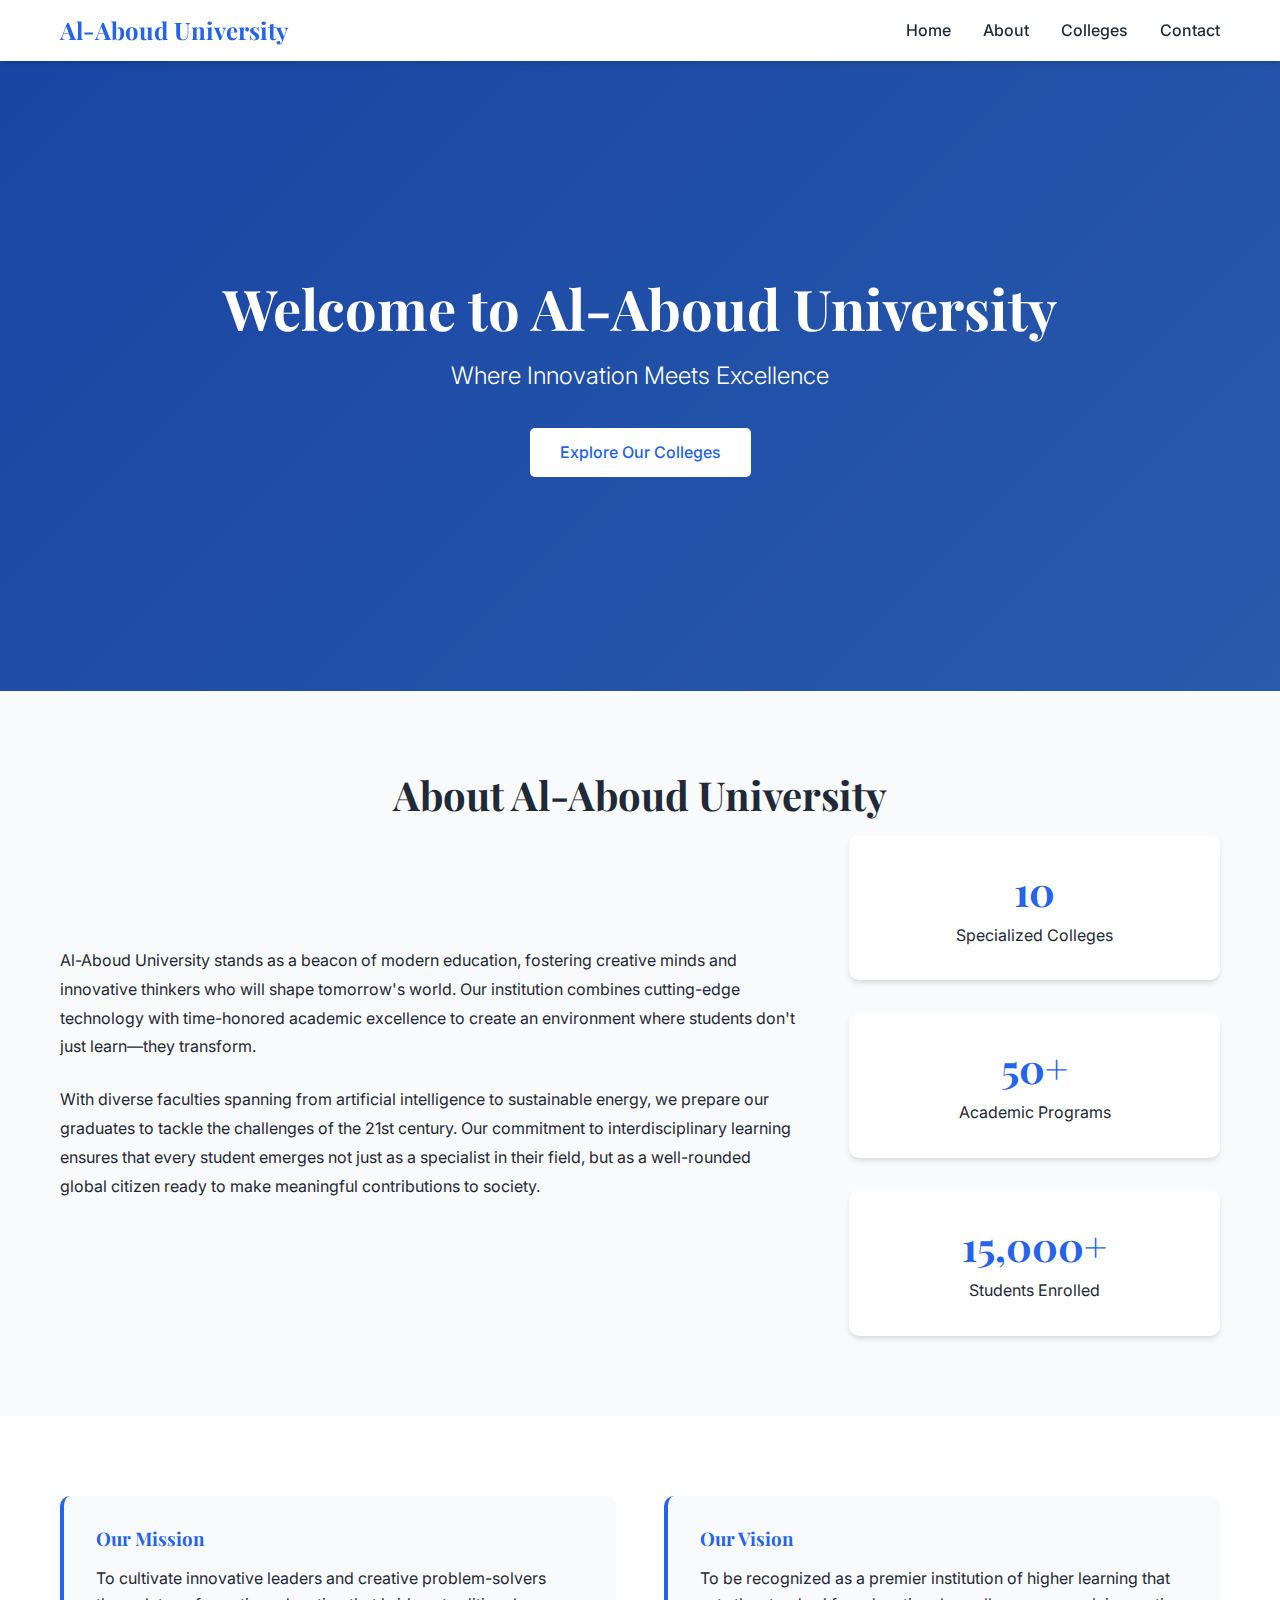
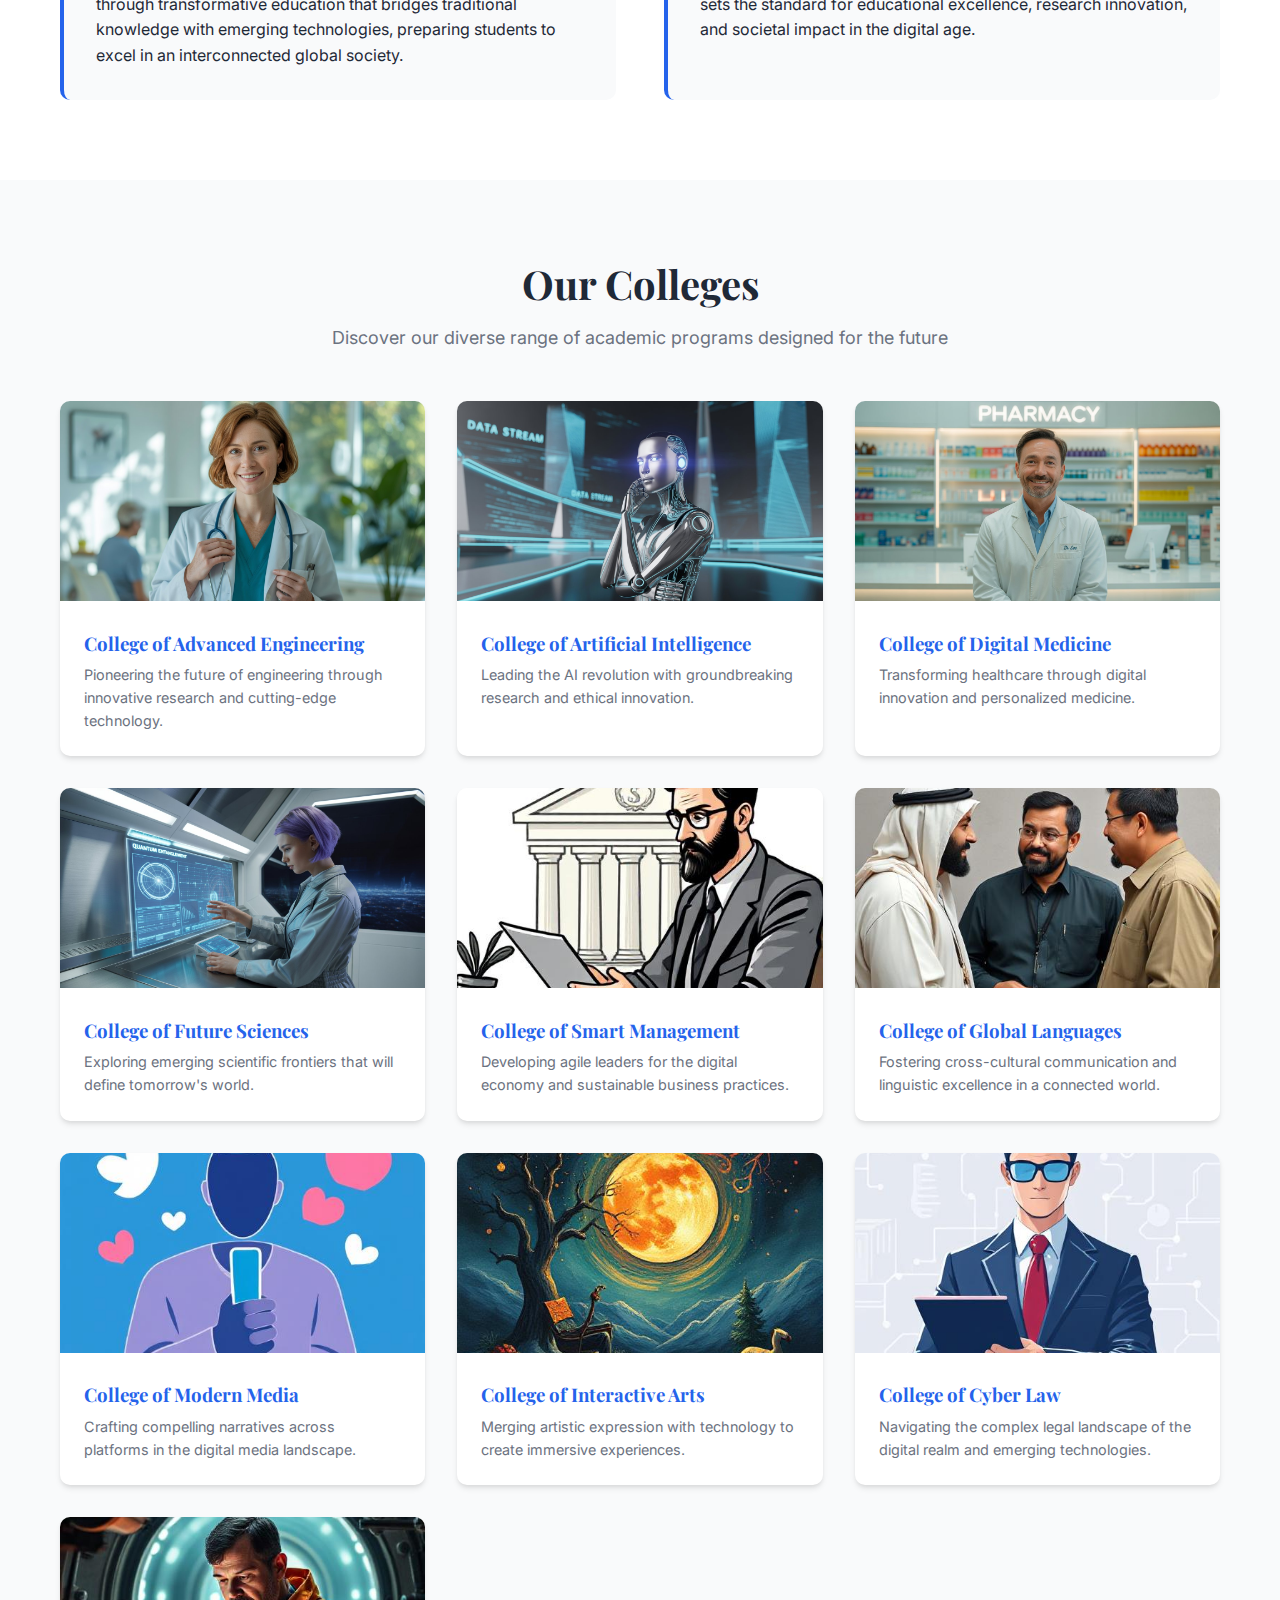
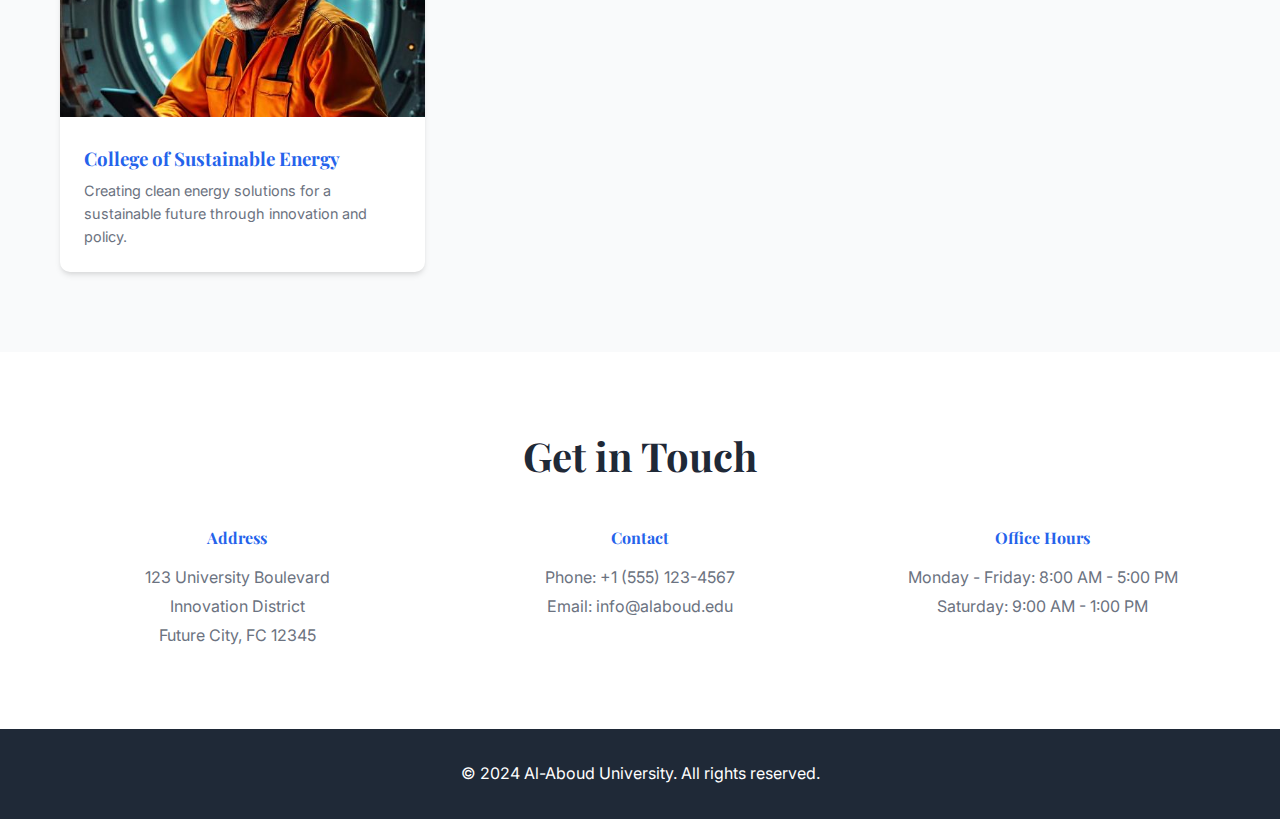
<file: index.html>
<!DOCTYPE html>
<html lang="en">
<head>
    <meta charset="UTF-8">
    <meta name="viewport" content="width=device-width, initial-scale=1.0">
    <title>Al-Aboud University - Shaping Tomorrow's Leaders</title>
    <link rel="preconnect" href="https://fonts.googleapis.com">
    <link rel="preconnect" href="https://fonts.gstatic.com" crossorigin>
    <link href="https://fonts.googleapis.com/css2?family=Inter:wght@300;400;500;600;700&family=Playfair+Display:wght@700&display=swap" rel="stylesheet">
    <link rel="stylesheet" href="css/main.css">
</head>
<body>
    <!-- Navigation -->
    <nav class="navbar">
        <div class="container">
            <div class="nav-brand">
                <h1>Al-Aboud University</h1>
            </div>
            <ul class="nav-menu">
                <li><a href="#home">Home</a></li>
                <li><a href="#about">About</a></li>
                <li><a href="#colleges">Colleges</a></li>
                <li><a href="#contact">Contact</a></li>
            </ul>
            <div class="nav-toggle">
                <span></span>
                <span></span>
                <span></span>
            </div>
        </div>
    </nav>

    <!-- Hero Section -->
    <section id="home" class="hero">
        <div class="hero-content">
            <h2 class="hero-title">Welcome to Al-Aboud University</h2>
            <p class="hero-subtitle">Where Innovation Meets Excellence</p>
            <a href="#colleges" class="btn btn-primary">Explore Our Colleges</a>
        </div>
        <div class="hero-overlay"></div>
    </section>

    <!-- About Section -->
    <section id="about" class="about">
        <div class="container">
            <h2 class="section-title">About Al-Aboud University</h2>
            <div class="about-content">
                <div class="about-text">
                    <p>Al-Aboud University stands as a beacon of modern education, fostering creative minds and innovative thinkers who will shape tomorrow's world. Our institution combines cutting-edge technology with time-honored academic excellence to create an environment where students don't just learn—they transform.</p>
                    <p>With diverse faculties spanning from artificial intelligence to sustainable energy, we prepare our graduates to tackle the challenges of the 21st century. Our commitment to interdisciplinary learning ensures that every student emerges not just as a specialist in their field, but as a well-rounded global citizen ready to make meaningful contributions to society.</p>
                </div>
                <div class="stats">
                    <div class="stat-item">
                        <h3>10</h3>
                        <p>Specialized Colleges</p>
                    </div>
                    <div class="stat-item">
                        <h3>50+</h3>
                        <p>Academic Programs</p>
                    </div>
                    <div class="stat-item">
                        <h3>15,000+</h3>
                        <p>Students Enrolled</p>
                    </div>
                </div>
            </div>
        </div>
    </section>

    <!-- Mission & Vision -->
    <section class="mission-vision">
        <div class="container">
            <div class="mv-grid">
                <div class="mv-item">
                    <h3>Our Mission</h3>
                    <p>To cultivate innovative leaders and creative problem-solvers through transformative education that bridges traditional knowledge with emerging technologies, preparing students to excel in an interconnected global society.</p>
                </div>
                <div class="mv-item">
                    <h3>Our Vision</h3>
                    <p>To be recognized as a premier institution of higher learning that sets the standard for educational excellence, research innovation, and societal impact in the digital age.</p>
                </div>
            </div>
        </div>
    </section>

    <!-- Colleges Section -->
    <section id="colleges" class="colleges">
        <div class="container">
            <h2 class="section-title">Our Colleges</h2>
            <p class="section-subtitle">Discover our diverse range of academic programs designed for the future</p>
            <div id="colleges-grid" class="colleges-grid">
                <!-- College cards will be loaded here dynamically -->
            </div>
        </div>
    </section>

    <!-- Contact Section -->
    <section id="contact" class="contact">
        <div class="container">
            <h2 class="section-title">Get in Touch</h2>
            <div class="contact-info">
                <div class="contact-item">
                    <h4>Address</h4>
                    <p>123 University Boulevard<br>Innovation District<br>Future City, FC 12345</p>
                </div>
                <div class="contact-item">
                    <h4>Contact</h4>
                    <p>Phone: +1 (555) 123-4567<br>Email: info@alaboud.edu</p>
                </div>
                <div class="contact-item">
                    <h4>Office Hours</h4>
                    <p>Monday - Friday: 8:00 AM - 5:00 PM<br>Saturday: 9:00 AM - 1:00 PM</p>
                </div>
            </div>
        </div>
    </section>

    <!-- Footer -->
    <footer class="footer">
        <div class="container">
            <p>&copy; 2024 Al-Aboud University. All rights reserved.</p>
        </div>
    </footer>

    <script src="js/main.js"></script>
</body>
</html>
</file>
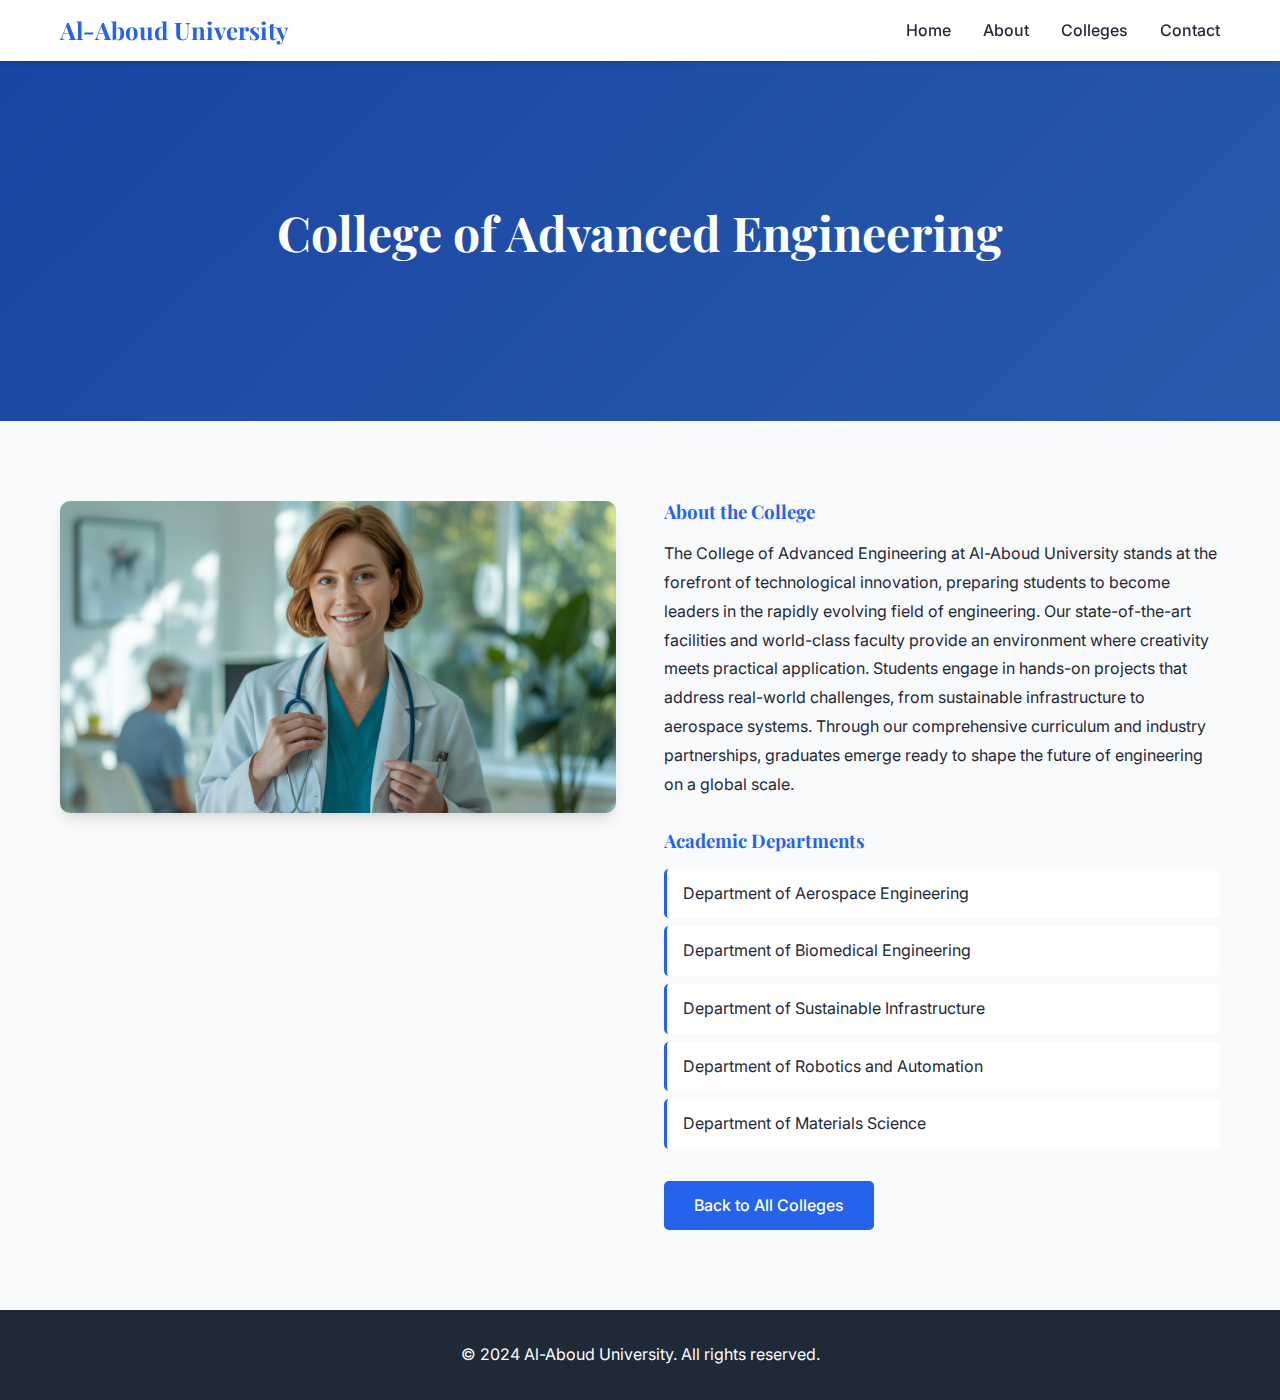
<file: college.html>
<!DOCTYPE html>
<html lang="en">
<head>
    <meta charset="UTF-8">
    <meta name="viewport" content="width=device-width, initial-scale=1.0">
    <title>College Details - Al-Aboud University</title>
    <link rel="preconnect" href="https://fonts.googleapis.com">
    <link rel="preconnect" href="https://fonts.gstatic.com" crossorigin>
    <link href="https://fonts.googleapis.com/css2?family=Inter:wght@300;400;500;600;700&family=Playfair+Display:wght@700&display=swap" rel="stylesheet">
    <link rel="stylesheet" href="css/main.css">
</head>
<body>
    <!-- Navigation -->
    <nav class="navbar">
        <div class="container">
            <div class="nav-brand">
                <h1>Al-Aboud University</h1>
            </div>
            <ul class="nav-menu">
                <li><a href="index.html">Home</a></li>
                <li><a href="index.html#about">About</a></li>
                <li><a href="index.html#colleges">Colleges</a></li>
                <li><a href="index.html#contact">Contact</a></li>
            </ul>
            <div class="nav-toggle">
                <span></span>
                <span></span>
                <span></span>
            </div>
        </div>
    </nav>

    <!-- College Hero -->
    <section class="college-hero" id="college-hero">
        <div class="college-hero-content">
            <h2 id="college-name" class="college-title">Loading...</h2>
        </div>
        <div class="hero-overlay"></div>
    </section>

    <!-- College Details -->
    <section class="college-details">
        <div class="container">
            <div class="college-content">
                <div class="college-image">
                    <img id="college-image" src="" alt="College Image">
                </div>
                <div class="college-info">
                    <h3>About the College</h3>
                    <p id="college-description"></p>
                    
                    <h3>Academic Departments</h3>
                    <ul id="departments-list" class="departments-list">
                        <!-- Departments will be loaded here -->
                    </ul>
                    
                    <a href="index.html#colleges" class="btn btn-secondary">Back to All Colleges</a>
                </div>
            </div>
        </div>
    </section>

    <!-- Footer -->
    <footer class="footer">
        <div class="container">
            <p>&copy; 2024 Al-Aboud University. All rights reserved.</p>
        </div>
    </footer>

    <script src="js/college.js"></script>
</body>
</html>
</file>
<file: css/main.css>
/* Reset and Base Styles */
* {
    margin: 0;
    padding: 0;
    box-sizing: border-box;
}

:root {
    --primary-color: #2563eb;
    --secondary-color: #3b82f6;
    --accent-color: #60a5fa;
    --text-dark: #1f2937;
    --text-light: #6b7280;
    --bg-light: #f9fafb;
    --bg-white: #ffffff;
    --shadow: 0 4px 6px -1px rgba(0, 0, 0, 0.1), 0 2px 4px -1px rgba(0, 0, 0, 0.06);
    --shadow-lg: 0 10px 15px -3px rgba(0, 0, 0, 0.1), 0 4px 6px -2px rgba(0, 0, 0, 0.05);
}

body {
    font-family: 'Inter', sans-serif;
    line-height: 1.6;
    color: var(--text-dark);
    background-color: var(--bg-white);
}

.container {
    max-width: 1200px;
    margin: 0 auto;
    padding: 0 20px;
}

/* Typography */
h1, h2, h3, h4, h5, h6 {
    font-family: 'Playfair Display', serif;
    line-height: 1.2;
    margin-bottom: 1rem;
}

.section-title {
    font-size: 2.5rem;
    text-align: center;
    margin-bottom: 1rem;
    color: var(--text-dark);
}

.section-subtitle {
    text-align: center;
    color: var(--text-light);
    font-size: 1.125rem;
    margin-bottom: 3rem;
}

/* Navigation */
.navbar {
    background-color: var(--bg-white);
    box-shadow: var(--shadow);
    position: sticky;
    top: 0;
    z-index: 1000;
}

.navbar .container {
    display: flex;
    justify-content: space-between;
    align-items: center;
    padding: 1rem 20px;
}

.nav-brand h1 {
    font-size: 1.5rem;
    color: var(--primary-color);
    margin: 0;
}

.nav-menu {
    display: flex;
    list-style: none;
    gap: 2rem;
}

.nav-menu a {
    text-decoration: none;
    color: var(--text-dark);
    font-weight: 500;
    transition: color 0.3s ease;
}

.nav-menu a:hover {
    color: var(--primary-color);
}

.nav-toggle {
    display: none;
    flex-direction: column;
    cursor: pointer;
}

.nav-toggle span {
    width: 25px;
    height: 3px;
    background-color: var(--text-dark);
    margin: 3px 0;
    transition: 0.3s;
}

/* Hero Section */
.hero {
    position: relative;
    height: 70vh;
    background: linear-gradient(135deg, var(--primary-color), var(--secondary-color));
    display: flex;
    align-items: center;
    justify-content: center;
    overflow: hidden;
}

.hero-overlay {
    position: absolute;
    top: 0;
    left: 0;
    right: 0;
    bottom: 0;
    background: rgba(0, 0, 0, 0.3);
}

.hero-content {
    position: relative;
    z-index: 1;
    text-align: center;
    color: white;
}

.hero-title {
    font-size: 3.5rem;
    margin-bottom: 1rem;
}

.hero-subtitle {
    font-size: 1.5rem;
    margin-bottom: 2rem;
    font-weight: 300;
}

/* Buttons */
.btn {
    display: inline-block;
    padding: 12px 30px;
    text-decoration: none;
    border-radius: 5px;
    font-weight: 500;
    transition: all 0.3s ease;
}

.btn-primary {
    background-color: var(--bg-white);
    color: var(--primary-color);
}

.btn-primary:hover {
    transform: translateY(-2px);
    box-shadow: var(--shadow-lg);
}

.btn-secondary {
    background-color: var(--primary-color);
    color: white;
}

.btn-secondary:hover {
    background-color: var(--secondary-color);
}

/* About Section */
.about {
    padding: 80px 0;
    background-color: var(--bg-light);
}

.about-content {
    display: grid;
    grid-template-columns: 2fr 1fr;
    gap: 3rem;
    align-items: center;
}

.about-text p {
    margin-bottom: 1.5rem;
    color: var(--text-dark);
    line-height: 1.8;
}

.stats {
    display: grid;
    gap: 2rem;
}

.stat-item {
    text-align: center;
    padding: 2rem;
    background-color: var(--bg-white);
    border-radius: 10px;
    box-shadow: var(--shadow);
}

.stat-item h3 {
    font-size: 2.5rem;
    color: var(--primary-color);
    margin-bottom: 0.5rem;
}

/* Mission & Vision */
.mission-vision {
    padding: 80px 0;
    background-color: var(--bg-white);
}

.mv-grid {
    display: grid;
    grid-template-columns: repeat(2, 1fr);
    gap: 3rem;
}

.mv-item {
    padding: 2rem;
    background-color: var(--bg-light);
    border-radius: 10px;
    border-left: 4px solid var(--primary-color);
}

.mv-item h3 {
    color: var(--primary-color);
    margin-bottom: 1rem;
}

/* Colleges Section */
.colleges {
    padding: 80px 0;
    background-color: var(--bg-light);
}

.colleges-grid {
    display: grid;
    grid-template-columns: repeat(auto-fit, minmax(300px, 1fr));
    gap: 2rem;
}

.college-card {
    background-color: var(--bg-white);
    border-radius: 10px;
    overflow: hidden;
    box-shadow: var(--shadow);
    transition: transform 0.3s ease, box-shadow 0.3s ease;
    cursor: pointer;
}

.college-card:hover {
    transform: translateY(-5px);
    box-shadow: var(--shadow-lg);
}

.college-card-image {
    width: 100%;
    height: 200px;
    object-fit: cover;
}

.college-card-content {
    padding: 1.5rem;
}

.college-card h3 {
    color: var(--primary-color);
    margin-bottom: 0.5rem;
}

.college-card p {
    color: var(--text-light);
    font-size: 0.9rem;
    line-height: 1.6;
}

/* Contact Section */
.contact {
    padding: 80px 0;
    background-color: var(--bg-white);
}

.contact-info {
    display: grid;
    grid-template-columns: repeat(auto-fit, minmax(250px, 1fr));
    gap: 3rem;
    margin-top: 3rem;
}

.contact-item {
    text-align: center;
}

.contact-item h4 {
    color: var(--primary-color);
    margin-bottom: 1rem;
}

.contact-item p {
    color: var(--text-light);
    line-height: 1.8;
}

/* Footer */
.footer {
    background-color: var(--text-dark);
    color: white;
    padding: 2rem 0;
    text-align: center;
}

/* College Details Page */
.college-hero {
    position: relative;
    height: 40vh;
    background: linear-gradient(135deg, var(--primary-color), var(--secondary-color));
    display: flex;
    align-items: center;
    justify-content: center;
}

.college-hero-content {
    position: relative;
    z-index: 1;
    text-align: center;
    color: white;
}

.college-title {
    font-size: 3rem;
}

.college-details {
    padding: 80px 0;
    background-color: var(--bg-light);
}

.college-content {
    display: grid;
    grid-template-columns: 1fr 1fr;
    gap: 3rem;
    align-items: start;
}

.college-image img {
    width: 100%;
    border-radius: 10px;
    box-shadow: var(--shadow-lg);
}

.college-info h3 {
    color: var(--primary-color);
    margin-bottom: 1rem;
    margin-top: 2rem;
}

.college-info h3:first-child {
    margin-top: 0;
}

.college-info p {
    color: var(--text-dark);
    line-height: 1.8;
    margin-bottom: 2rem;
}

.departments-list {
    list-style: none;
    margin-bottom: 2rem;
}

.departments-list li {
    padding: 0.75rem 1rem;
    background-color: var(--bg-white);
    margin-bottom: 0.5rem;
    border-radius: 5px;
    border-left: 3px solid var(--primary-color);
    color: var(--text-dark);
}

/* Responsive Design */
@media (max-width: 768px) {
    .nav-menu {
        display: none;
    }
    
    .nav-toggle {
        display: flex;
    }
    
    .hero-title {
        font-size: 2.5rem;
    }
    
    .hero-subtitle {
        font-size: 1.2rem;
    }
    
    .section-title {
        font-size: 2rem;
    }
    
    .about-content {
        grid-template-columns: 1fr;
    }
    
    .mv-grid {
        grid-template-columns: 1fr;
        gap: 2rem;
    }
    
    .colleges-grid {
        grid-template-columns: 1fr;
    }
    
    .college-content {
        grid-template-columns: 1fr;
    }
    
    .college-title {
        font-size: 2rem;
    }
}

@media (max-width: 480px) {
    .hero {
        height: 50vh;
    }
    
    .hero-title {
        font-size: 2rem;
    }
    
    .stat-item h3 {
        font-size: 2rem;
    }
    
    .contact-info {
        grid-template-columns: 1fr;
        gap: 2rem;
    }
}

/* Loading Animation */
.loading {
    display: inline-block;
    width: 20px;
    height: 20px;
    border: 3px solid rgba(255, 255, 255, 0.3);
    border-radius: 50%;
    border-top-color: white;
    animation: spin 1s ease-in-out infinite;
}

@keyframes spin {
    to { transform: rotate(360deg); }
}
</file>
